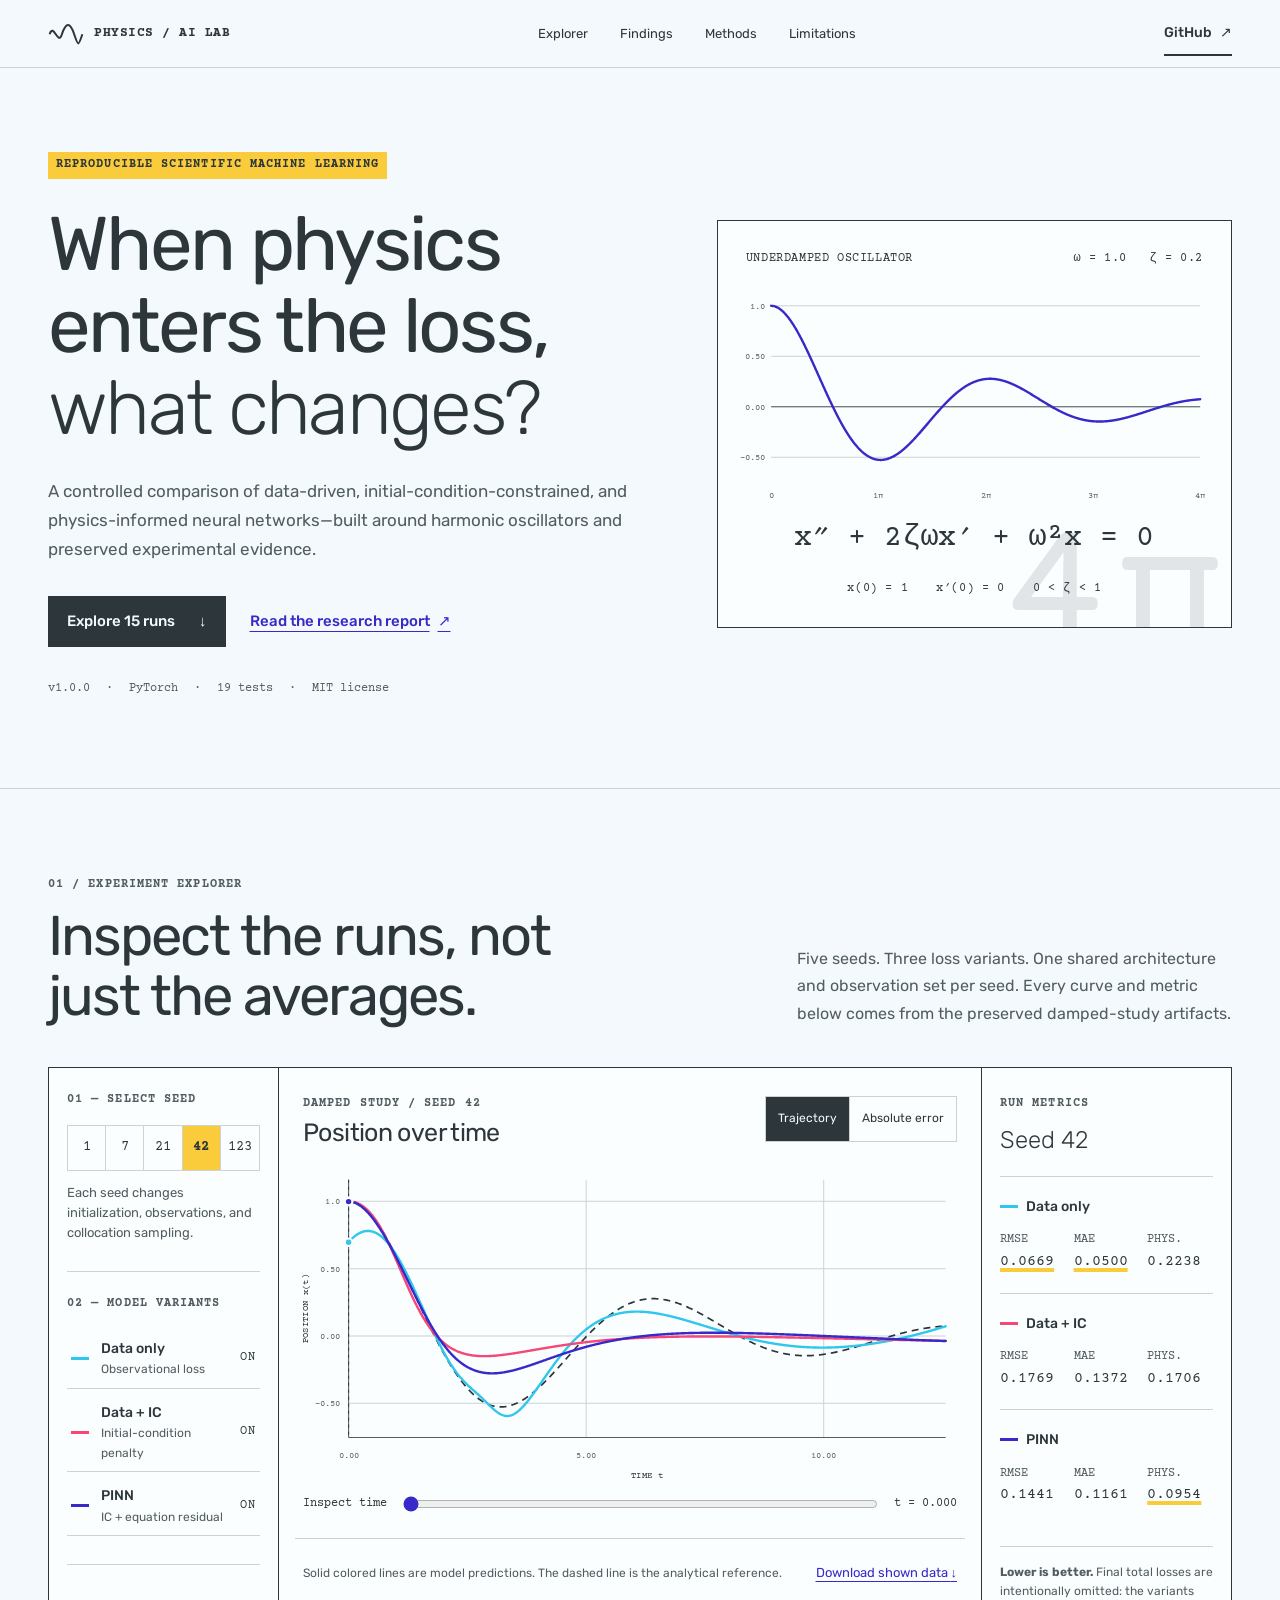
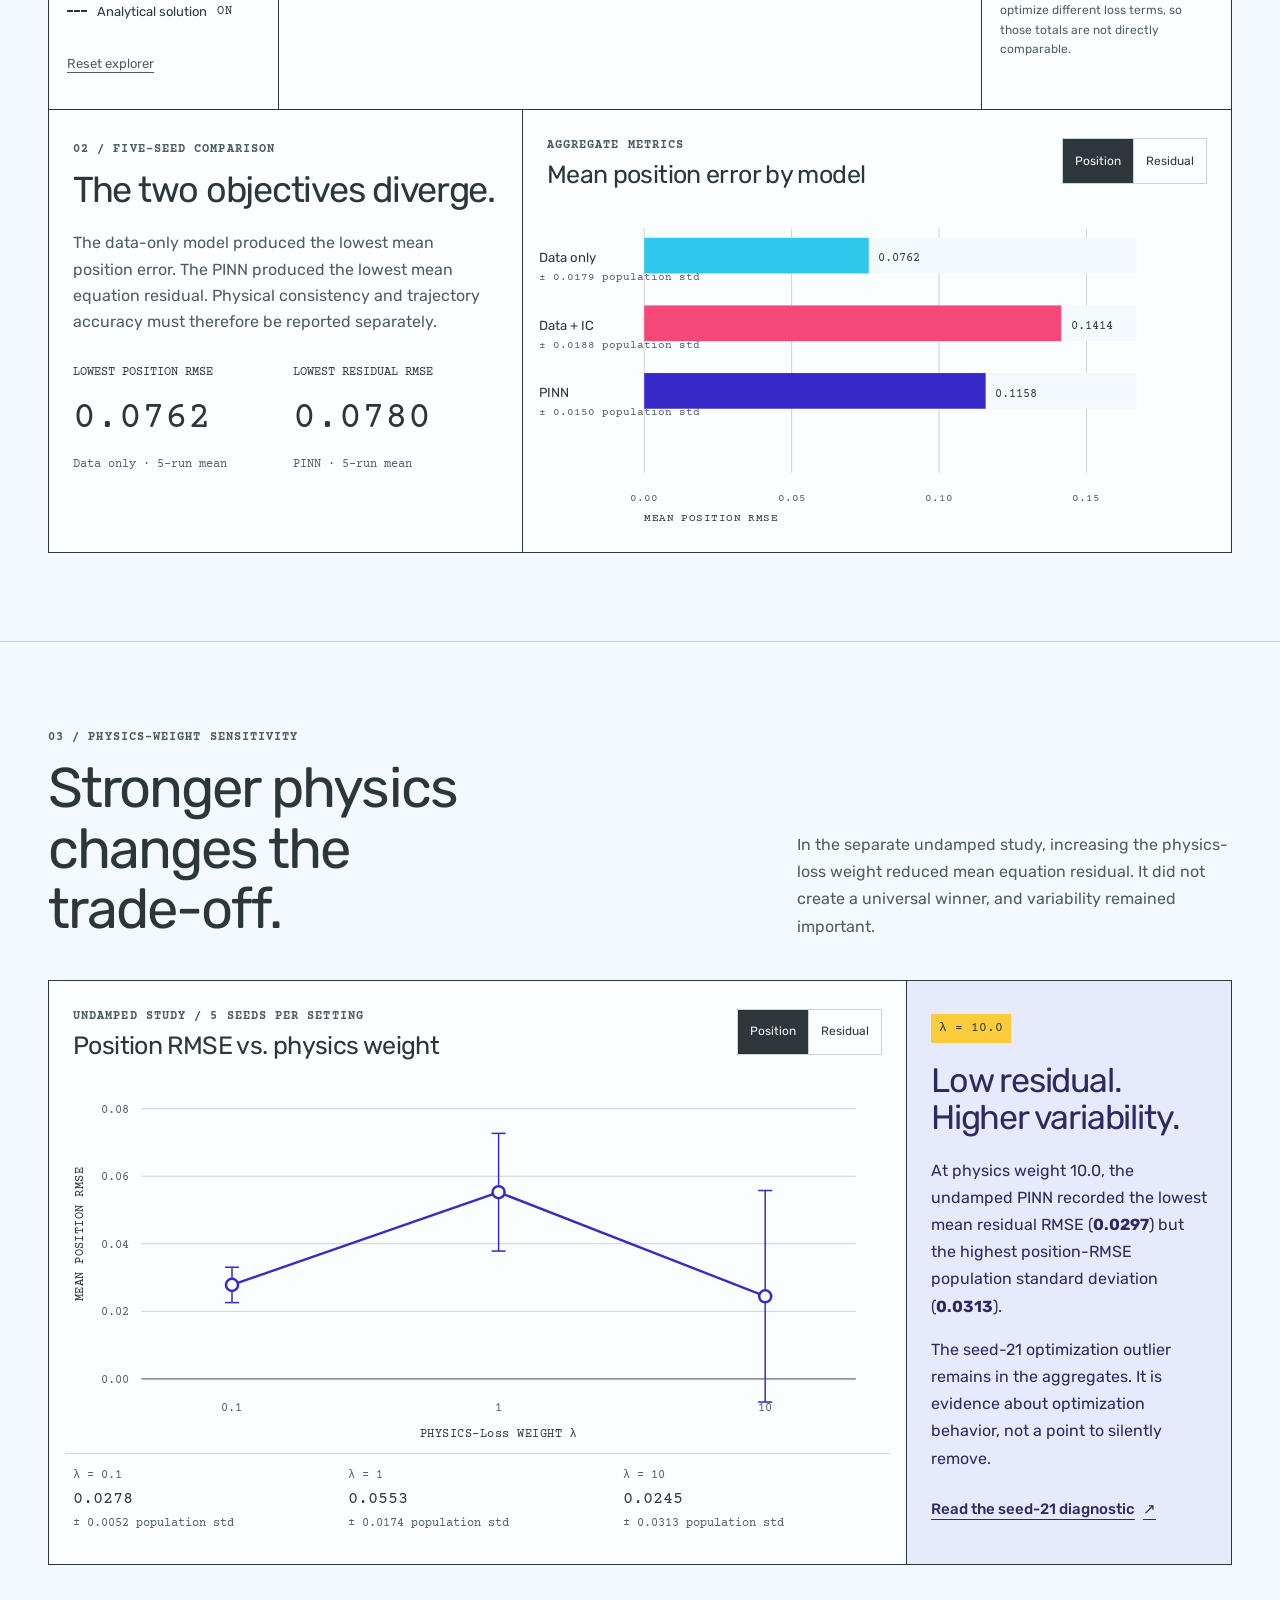
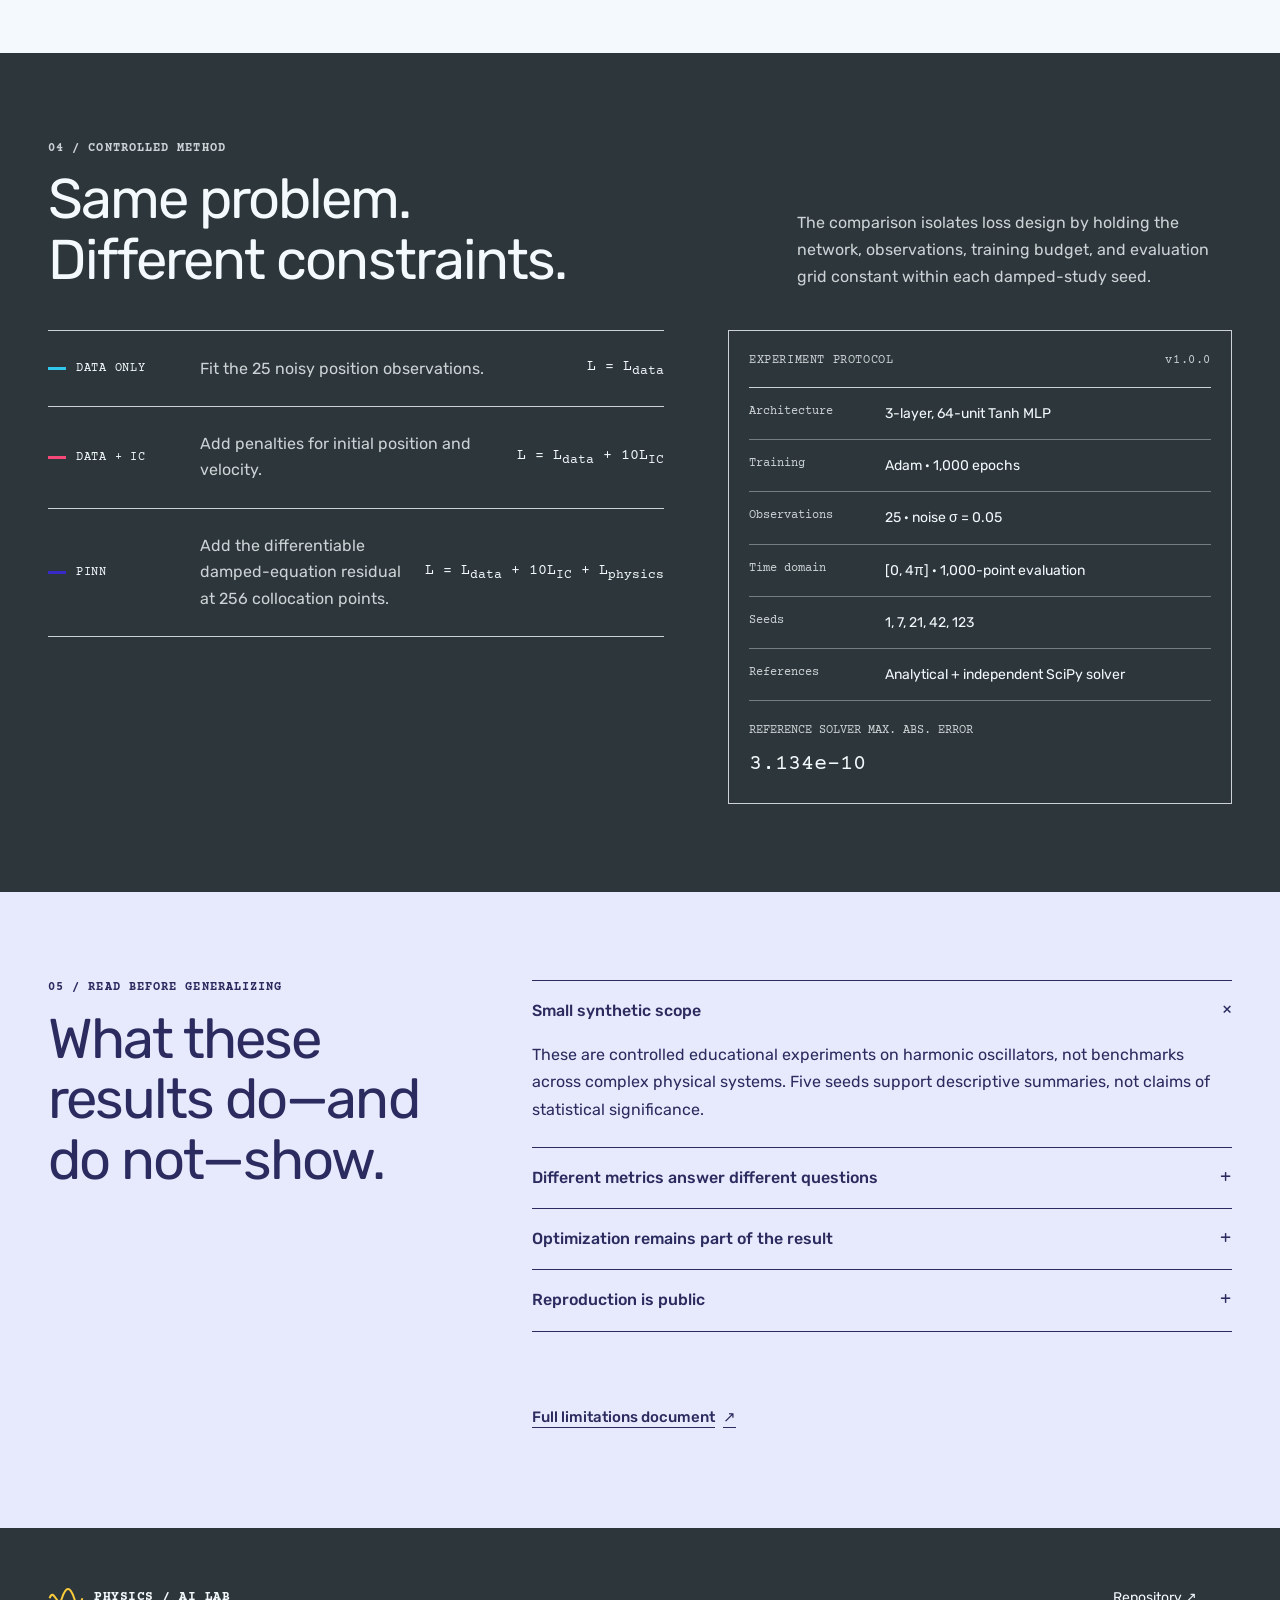
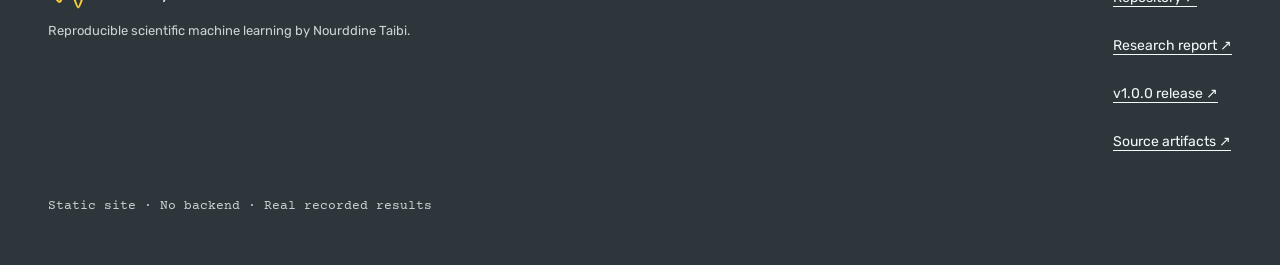
<file: docs/index.html>
<!doctype html>
<html lang="en">
<head>
  <meta charset="utf-8">
  <meta name="viewport" content="width=device-width, initial-scale=1">
  <meta name="theme-color" content="#f5f9fb">
  <meta name="description" content="Explore 15 real physics-informed neural network runs: trajectory predictions, position error, equation residuals, and physics-weight sensitivity.">
  <title>Physics-Informed AI Lab — Experiment Explorer</title>
  <link rel="icon" href="data:image/svg+xml,%3Csvg xmlns='http://www.w3.org/2000/svg' viewBox='0 0 64 64'%3E%3Crect width='64' height='64' rx='12' fill='%23363e40'/%3E%3Cpath d='M8 34c8-28 16 28 24 0s16 28 24 0' fill='none' stroke='%23ffca34' stroke-width='5'/%3E%3C/svg%3E">
  <link rel="preconnect" href="https://fonts.googleapis.com">
  <link rel="preconnect" href="https://fonts.gstatic.com" crossorigin>
  <link href="https://fonts.googleapis.com/css2?family=Courier+Prime:wght@400;700&family=Rubik:wght@300;400;500;600;700&display=swap" rel="stylesheet">
  <link rel="stylesheet" href="./styles.css">
</head>
<body>
  <a class="skip-link" href="#main-content">Skip to content</a>

  <header class="site-header">
    <a class="brand" href="#top" aria-label="Physics-Informed AI Lab, back to top">
      <svg class="brand-mark" viewBox="0 0 44 28" aria-hidden="true">
        <path d="M2 15C7 0 12 30 17 15S27 0 32 15 37 30 42 15" fill="none" stroke="currentColor" stroke-width="2.5"/>
      </svg>
      <span>PHYSICS / AI LAB</span>
    </a>
    <nav class="main-nav" aria-label="Main navigation">
      <a href="#explorer">Explorer</a>
      <a href="#findings">Findings</a>
      <a href="#methods">Methods</a>
      <a href="#limitations">Limitations</a>
    </nav>
    <a class="repo-link" href="https://github.com/Taibi1234/physics-informed-ai-lab" target="_blank" rel="noopener noreferrer">
      GitHub <span aria-hidden="true">↗</span>
    </a>
  </header>

  <main id="main-content">
    <section class="hero" id="top" aria-labelledby="hero-title">
      <div class="hero-copy">
        <p class="eyebrow">REPRODUCIBLE SCIENTIFIC MACHINE LEARNING</p>
        <h1 id="hero-title">When physics enters the loss, <em>what changes?</em></h1>
        <p class="hero-intro">A controlled comparison of data-driven, initial-condition-constrained, and physics-informed neural networks—built around harmonic oscillators and preserved experimental evidence.</p>
        <div class="hero-actions">
          <a class="primary-action" href="#explorer">Explore 15 runs <span aria-hidden="true">↓</span></a>
          <a class="text-link" href="https://github.com/Taibi1234/physics-informed-ai-lab/blob/main/reports/final_research_report.md" target="_blank" rel="noopener noreferrer">Read the research report <span aria-hidden="true">↗</span></a>
        </div>
        <p class="version-line"><span>v1.0.0</span><span>PyTorch</span><span>19 tests</span><span>MIT license</span></p>
      </div>
      <div class="hero-figure" aria-label="Analytical solution of the underdamped harmonic oscillator">
        <span class="hero-watermark" aria-hidden="true">4π</span>
        <div class="hero-figure-head">
          <span>UNDERDAMPED OSCILLATOR</span>
          <span>ω = 1.0&nbsp;&nbsp; ζ = 0.2</span>
        </div>
        <div id="hero-chart" class="hero-chart">
          <div class="chart-loading">Loading recorded reference…</div>
        </div>
        <p class="equation">x″ + 2ζωx′ + ω²x = 0</p>
        <div class="hero-figure-foot"><span>x(0) = 1</span><span>x′(0) = 0</span><span>0 &lt; ζ &lt; 1</span></div>
      </div>
    </section>

    <section class="explorer-section" id="explorer" aria-labelledby="explorer-title">
      <div class="section-heading explorer-heading">
        <div>
          <p class="section-index">01 / EXPERIMENT EXPLORER</p>
          <h2 id="explorer-title">Inspect the runs, not just the averages.</h2>
        </div>
        <p>Five seeds. Three loss variants. One shared architecture and observation set per seed. Every curve and metric below comes from the preserved damped-study artifacts.</p>
      </div>

      <div class="data-message" id="data-loading" role="status">
        <span class="loading-dot" aria-hidden="true"></span> Loading validated experiment data…
      </div>
      <div class="data-message data-error" id="data-error" role="alert" hidden>
        <div><strong>Experiment data could not be loaded.</strong><br>Serve the site over HTTP rather than opening the HTML file directly, then try again.</div>
        <button id="retry-data" type="button">Retry</button>
      </div>

      <div class="explorer-shell" id="explorer-shell" hidden>
        <div class="explorer-grid">
          <aside class="control-panel" aria-label="Experiment controls">
            <div class="control-group">
              <div class="control-label">01 — SELECT SEED</div>
              <div class="seed-controls" id="seed-controls" aria-label="Random seed"></div>
              <p class="control-help">Each seed changes initialization, observations, and collocation sampling.</p>
            </div>
            <div class="control-group">
              <div class="control-label">02 — MODEL VARIANTS</div>
              <div class="model-controls" id="model-controls">
                <button class="model-toggle" type="button" data-mode="data_only" aria-pressed="true">
                  <span class="series-key series-data"></span><span><strong>Data only</strong><small>Observational loss</small></span><span class="toggle-state">ON</span>
                </button>
                <button class="model-toggle" type="button" data-mode="data_ic" aria-pressed="true">
                  <span class="series-key series-ic"></span><span><strong>Data + IC</strong><small>Initial-condition penalty</small></span><span class="toggle-state">ON</span>
                </button>
                <button class="model-toggle" type="button" data-mode="pinn" aria-pressed="true">
                  <span class="series-key series-pinn"></span><span><strong>PINN</strong><small>IC + equation residual</small></span><span class="toggle-state">ON</span>
                </button>
              </div>
            </div>
            <div class="control-group compact-controls">
              <button class="small-toggle" id="exact-toggle" type="button" aria-pressed="true"><span class="reference-key"></span>Analytical solution<span class="toggle-state">ON</span></button>
              <button class="reset-button" id="reset-explorer" type="button">Reset explorer</button>
            </div>
          </aside>

          <div class="chart-panel">
            <div class="chart-toolbar">
              <div>
                <p class="chart-kicker" id="run-label">DAMPED STUDY / SEED 42</p>
                <h3 id="trajectory-title">Position over time</h3>
              </div>
              <div class="segmented-control" aria-label="Chart view">
                <button type="button" id="view-trajectory" aria-pressed="true">Trajectory</button>
                <button type="button" id="view-error" aria-pressed="false">Absolute error</button>
              </div>
            </div>
            <div class="chart-wrap" id="trajectory-wrap">
              <svg id="trajectory-chart" class="data-chart" viewBox="0 0 900 430" role="img" aria-labelledby="trajectory-title trajectory-desc"></svg>
              <p class="sr-only" id="trajectory-desc">Predicted model trajectories compared with the analytical position solution. Use the time slider to inspect values.</p>
              <div class="chart-tooltip" id="trajectory-tooltip" hidden></div>
            </div>
            <div class="time-inspector">
              <label for="time-scrubber">Inspect time</label>
              <input id="time-scrubber" type="range" min="0" max="999" value="0" step="1">
              <output id="time-output" for="time-scrubber">t = 0.000</output>
            </div>
            <div class="chart-footer">
              <p id="chart-caption">Solid colored lines are model predictions. The dashed line is the analytical reference.</p>
              <button class="download-button" id="download-run" type="button">Download shown data <span aria-hidden="true">↓</span></button>
            </div>
          </div>

          <aside class="metric-panel" aria-labelledby="metric-title">
            <div class="control-label" id="metric-title">RUN METRICS</div>
            <p class="metric-seed" id="metric-seed">Seed 42</p>
            <div id="run-metrics"></div>
            <div class="metric-note"><strong>Lower is better.</strong> Final total losses are intentionally omitted: the variants optimize different loss terms, so those totals are not directly comparable.</div>
          </aside>
        </div>

        <div class="aggregate-block" id="findings">
          <div class="aggregate-copy">
            <p class="section-index">02 / FIVE-SEED COMPARISON</p>
            <h3>The two objectives diverge.</h3>
            <p>The data-only model produced the lowest mean position error. The PINN produced the lowest mean equation residual. Physical consistency and trajectory accuracy must therefore be reported separately.</p>
            <div class="finding-pair">
              <div><span>LOWEST POSITION RMSE</span><strong id="best-position-value">—</strong><small>Data only · 5-run mean</small></div>
              <div><span>LOWEST RESIDUAL RMSE</span><strong id="best-residual-value">—</strong><small>PINN · 5-run mean</small></div>
            </div>
          </div>
          <div class="aggregate-visual">
            <div class="chart-toolbar">
              <div><p class="chart-kicker">AGGREGATE METRICS</p><h3 id="aggregate-title">Mean error by model</h3></div>
              <div class="segmented-control" aria-label="Aggregate metric">
                <button type="button" id="aggregate-position" aria-pressed="true">Position</button>
                <button type="button" id="aggregate-residual" aria-pressed="false">Residual</button>
              </div>
            </div>
            <svg id="aggregate-chart" class="data-chart aggregate-chart" viewBox="0 0 720 340" role="img" aria-labelledby="aggregate-title aggregate-desc"></svg>
            <p class="sr-only" id="aggregate-desc">Horizontal bars compare five-run mean position or physics-residual RMSE for the three model variants.</p>
            <div id="aggregate-table" class="sr-only"></div>
          </div>
        </div>
      </div>
      <noscript><p class="data-message data-error">JavaScript is required for the interactive explorer. The full numerical results remain available in the repository report.</p></noscript>
    </section>

    <section class="weight-section" aria-labelledby="weight-title">
      <div class="section-heading">
        <div><p class="section-index">03 / PHYSICS-WEIGHT SENSITIVITY</p><h2 id="weight-title">Stronger physics changes the trade-off.</h2></div>
        <p>In the separate undamped study, increasing the physics-loss weight reduced mean equation residual. It did not create a universal winner, and variability remained important.</p>
      </div>
      <div class="weight-grid" id="weight-grid" hidden>
        <div class="weight-chart-panel">
          <div class="chart-toolbar">
            <div><p class="chart-kicker">UNDAMPED STUDY / 5 SEEDS PER SETTING</p><h3 id="weight-chart-title">Position RMSE vs. physics weight</h3></div>
            <div class="segmented-control" aria-label="Weight-study metric">
              <button type="button" id="weight-position" aria-pressed="true">Position</button>
              <button type="button" id="weight-residual" aria-pressed="false">Residual</button>
            </div>
          </div>
          <svg id="weight-chart" class="data-chart" viewBox="0 0 820 380" role="img" aria-labelledby="weight-chart-title weight-desc"></svg>
          <p class="sr-only" id="weight-desc">Line chart with population-standard-deviation error bars for three physics weights in the undamped PINN study.</p>
          <div class="weight-values" id="weight-values"></div>
        </div>
        <aside class="weight-note">
          <span class="note-number">λ = 10.0</span>
          <h3>Low residual.<br>Higher variability.</h3>
          <p>At physics weight 10.0, the undamped PINN recorded the lowest mean residual RMSE (<strong id="weight-ten-residual">—</strong>) but the highest position-RMSE population standard deviation (<strong id="weight-ten-std">—</strong>).</p>
          <p>The seed-21 optimization outlier remains in the aggregates. It is evidence about optimization behavior, not a point to silently remove.</p>
          <a class="text-link" href="https://github.com/Taibi1234/physics-informed-ai-lab/blob/main/reports/diagnostics/seed21_analysis.md" target="_blank" rel="noopener noreferrer">Read the seed-21 diagnostic <span aria-hidden="true">↗</span></a>
        </aside>
      </div>
    </section>

    <section class="methods-section" id="methods" aria-labelledby="methods-title">
      <div class="section-heading">
        <div><p class="section-index">04 / CONTROLLED METHOD</p><h2 id="methods-title">Same problem. Different constraints.</h2></div>
        <p>The comparison isolates loss design by holding the network, observations, training budget, and evaluation grid constant within each damped-study seed.</p>
      </div>
      <div class="method-layout">
        <div class="loss-list">
          <article class="loss-row"><span class="loss-name"><i class="series-key series-data"></i>DATA ONLY</span><p>Fit the 25 noisy position observations.</p><code>L = L<sub>data</sub></code></article>
          <article class="loss-row"><span class="loss-name"><i class="series-key series-ic"></i>DATA + IC</span><p>Add penalties for initial position and velocity.</p><code>L = L<sub>data</sub> + 10L<sub>IC</sub></code></article>
          <article class="loss-row"><span class="loss-name"><i class="series-key series-pinn"></i>PINN</span><p>Add the differentiable damped-equation residual at 256 collocation points.</p><code>L = L<sub>data</sub> + 10L<sub>IC</sub> + L<sub>physics</sub></code></article>
        </div>
        <div class="protocol">
          <div class="protocol-head"><span>EXPERIMENT PROTOCOL</span><span>v1.0.0</span></div>
          <dl>
            <div><dt>Architecture</dt><dd>3-layer, 64-unit Tanh MLP</dd></div>
            <div><dt>Training</dt><dd>Adam · 1,000 epochs</dd></div>
            <div><dt>Observations</dt><dd>25 · noise σ = 0.05</dd></div>
            <div><dt>Time domain</dt><dd>[0, 4π] · 1,000-point evaluation</dd></div>
            <div><dt>Seeds</dt><dd>1, 7, 21, 42, 123</dd></div>
            <div><dt>References</dt><dd>Analytical + independent SciPy solver</dd></div>
          </dl>
          <div class="solver-check"><span>REFERENCE SOLVER MAX. ABS. ERROR</span><strong id="solver-error">—</strong></div>
        </div>
      </div>
    </section>

    <section class="limitations-section" id="limitations" aria-labelledby="limitations-title">
      <div class="limitations-title-wrap"><p class="section-index">05 / READ BEFORE GENERALIZING</p><h2 id="limitations-title">What these results do—and do not—show.</h2></div>
      <div class="limitations-list">
        <details open><summary>Small synthetic scope <span aria-hidden="true">+</span></summary><p>These are controlled educational experiments on harmonic oscillators, not benchmarks across complex physical systems. Five seeds support descriptive summaries, not claims of statistical significance.</p></details>
        <details><summary>Different metrics answer different questions <span aria-hidden="true">+</span></summary><p>Position RMSE measures trajectory accuracy against the reference. Physics-residual RMSE measures equation satisfaction. A model can improve one without improving the other.</p></details>
        <details><summary>Optimization remains part of the result <span aria-hidden="true">+</span></summary><p>The fixed architecture and Adam configuration do not represent every possible training strategy. Outliers and population standard deviations are preserved to make run-to-run variability visible.</p></details>
        <details><summary>Reproduction is public <span aria-hidden="true">+</span></summary><p>Raw metrics, dense predictions, configurations, mathematical verification, and training scripts are preserved in the repository. The website is a view of those artifacts, not an independent result source.</p></details>
      </div>
      <a class="text-link limitation-link" href="https://github.com/Taibi1234/physics-informed-ai-lab/blob/main/reports/limitations.md" target="_blank" rel="noopener noreferrer">Full limitations document <span aria-hidden="true">↗</span></a>
    </section>
  </main>

  <footer class="site-footer">
    <div><a class="brand footer-brand" href="#top"><svg class="brand-mark" viewBox="0 0 44 28" aria-hidden="true"><path d="M2 15C7 0 12 30 17 15S27 0 32 15 37 30 42 15" fill="none" stroke="currentColor" stroke-width="2.5"/></svg><span>PHYSICS / AI LAB</span></a><p>Reproducible scientific machine learning by Nourddine Taibi.</p></div>
    <div class="footer-links"><a href="https://github.com/Taibi1234/physics-informed-ai-lab" target="_blank" rel="noopener noreferrer">Repository ↗</a><a href="https://github.com/Taibi1234/physics-informed-ai-lab/blob/main/reports/final_research_report.md" target="_blank" rel="noopener noreferrer">Research report ↗</a><a href="https://github.com/Taibi1234/physics-informed-ai-lab/releases/tag/v1.0.0" target="_blank" rel="noopener noreferrer">v1.0.0 release ↗</a><a href="https://github.com/Taibi1234/physics-informed-ai-lab/tree/main/reports/advanced_damped_oscillator" target="_blank" rel="noopener noreferrer">Source artifacts ↗</a></div>
    <p class="footer-note">Static site · No backend · Real recorded results</p>
  </footer>

  <script type="module" src="./src/main.js"></script>
</body>
</html>
</file>
<file: docs/styles.css>
:root {
  /* Primitive palette */
  --p-paper: oklch(0.978 0.007 230);
  --p-white: oklch(0.995 0.003 230);
  --p-ink: oklch(0.33 0.015 220);
  --p-ink-soft: oklch(0.47 0.015 220);
  --p-grid: oklch(0.86 0.008 230);
  --p-gold: oklch(0.86 0.16 90);
  --p-cyan: oklch(0.77 0.13 220);
  --p-pink: oklch(0.66 0.21 8);
  --p-blue: oklch(0.43 0.23 275);
  --p-lavender: oklch(0.94 0.025 280);
  --p-deep-blue: oklch(0.32 0.09 280);
  --p-error: oklch(0.52 0.19 25);

  /* Semantic tokens */
  --surface: var(--p-paper);
  --surface-raised: var(--p-white);
  --text: var(--p-ink);
  --text-muted: var(--p-ink-soft);
  --line: var(--p-grid);
  --accent: var(--p-gold);
  --data-only: var(--p-cyan);
  --data-ic: var(--p-pink);
  --pinn: var(--p-blue);
  --error: var(--p-error);

  /* Component tokens */
  --font-sans: "Rubik", sans-serif;
  --font-mono: "Courier Prime", monospace;
  --focus-ring: 0 0 0 3px var(--p-paper), 0 0 0 5px var(--p-blue);
  --page-pad: 20px;
  --content-max: 1500px;
}

* { box-sizing: border-box; margin: 0; padding: 0; }
html { scroll-behavior: smooth; scroll-padding-top: 80px; }
body {
  min-height: 100dvh;
  background: var(--surface);
  color: var(--text);
  font-family: var(--font-sans);
  font-size: 16px;
  line-height: 1.65;
  -webkit-font-smoothing: antialiased;
  overflow-x: hidden;
}
button, input { font: inherit; }
button, a { -webkit-tap-highlight-color: transparent; }
button { color: inherit; cursor: pointer; }
a { color: inherit; text-decoration: none; }
svg { display: block; }
button:disabled, input:disabled { cursor: not-allowed; opacity: 0.5; }
:focus-visible { outline: none; box-shadow: var(--focus-ring); }
::selection { background: var(--accent); color: var(--text); }
[hidden] { display: none !important; }

.skip-link {
  position: fixed;
  top: 8px;
  left: 8px;
  z-index: 20;
  padding: 10px 16px;
  background: var(--text);
  color: var(--surface);
  transform: translateY(-150%);
  transition: transform 160ms ease-out;
}
.skip-link:focus { transform: translateY(0); }
.sr-only {
  position: absolute;
  width: 1px;
  height: 1px;
  padding: 0;
  margin: -1px;
  overflow: hidden;
  clip: rect(0, 0, 0, 0);
  white-space: nowrap;
  border: 0;
}

.site-header {
  position: sticky;
  top: 0;
  z-index: 10;
  min-height: 64px;
  display: flex;
  align-items: center;
  justify-content: space-between;
  gap: 16px;
  padding: 8px var(--page-pad);
  background: color-mix(in oklch, var(--surface) 94%, transparent);
  border-bottom: 1px solid var(--line);
  backdrop-filter: blur(10px);
}
.brand { display: inline-flex; align-items: center; gap: 10px; min-height: 44px; }
.brand-mark { width: 36px; color: var(--text); flex: 0 0 auto; }
.brand span { font-family: var(--font-mono); font-weight: 700; font-size: 13px; letter-spacing: 0.04em; }
.main-nav { display: none; }
.repo-link {
  min-height: 44px;
  display: inline-flex;
  align-items: center;
  gap: 8px;
  padding: 8px 0;
  font-size: 14px;
  font-weight: 500;
  border-bottom: 2px solid var(--text);
  transition: color 160ms ease-out, border-color 160ms ease-out;
}
.repo-link:hover { color: var(--p-blue); border-color: var(--p-blue); }

.hero {
  max-width: var(--content-max);
  margin: 0 auto;
  padding: 56px var(--page-pad) 64px;
  display: grid;
  gap: 48px;
  align-items: center;
}
.eyebrow, .section-index, .control-label, .chart-kicker {
  font-family: var(--font-mono);
  font-size: 12px;
  line-height: 1.4;
  letter-spacing: 0.09em;
  font-weight: 700;
}
.eyebrow { display: inline-block; padding: 5px 8px; background: var(--accent); margin-bottom: 24px; }
h1, h2, h3 { font-weight: 400; line-height: 1.08; letter-spacing: -0.035em; text-wrap: balance; }
h1 { font-size: clamp(42px, 11vw, 76px); max-width: 11ch; }
h1 em { font-style: normal; font-weight: 300; }
.hero-intro { max-width: 62ch; margin-top: 28px; color: var(--text-muted); font-size: 17px; line-height: 1.7; }
.hero-actions { display: flex; flex-direction: column; align-items: flex-start; gap: 16px; margin-top: 32px; }
.primary-action {
  min-height: 48px;
  display: inline-flex;
  align-items: center;
  justify-content: center;
  gap: 24px;
  padding: 12px 18px;
  background: var(--text);
  color: var(--surface);
  border: 1px solid var(--text);
  font-size: 15px;
  font-weight: 500;
  transition: transform 160ms ease-out, background 160ms ease-out;
}
.primary-action:hover { transform: translateY(-2px); background: var(--p-deep-blue); }
.primary-action:active { transform: translateY(0); }
.text-link {
  min-height: 44px;
  display: inline-flex;
  align-items: center;
  gap: 8px;
  color: var(--p-blue);
  font-size: 15px;
  font-weight: 500;
  text-decoration: underline;
  text-decoration-thickness: 1px;
  text-underline-offset: 5px;
  transition: color 160ms ease-out;
}
.text-link:hover { color: var(--text); }
.version-line { display: flex; flex-wrap: wrap; gap: 8px 16px; margin-top: 32px; font-family: var(--font-mono); font-size: 12px; color: var(--text-muted); }
.version-line span + span::before { content: "·"; margin-right: 16px; }

.hero-figure {
  position: relative;
  min-width: 0;
  padding: 20px;
  background: var(--surface-raised);
  border: 1px solid var(--text);
  overflow: hidden;
}
.hero-watermark {
  position: absolute;
  right: 4px;
  bottom: -70px;
  font-family: var(--font-mono);
  font-size: 190px;
  line-height: 1;
  color: var(--p-grid);
  opacity: 0.55;
  pointer-events: none;
}
.hero-figure-head, .hero-figure-foot, .protocol-head {
  position: relative;
  display: flex;
  flex-wrap: wrap;
  justify-content: space-between;
  gap: 8px 16px;
  font-family: var(--font-mono);
  font-size: 12px;
  letter-spacing: 0.05em;
}
.hero-chart { position: relative; min-height: 220px; margin: 16px -8px 0; }
.hero-chart svg { width: 100%; height: auto; }
.chart-loading { display: grid; place-items: center; min-height: 220px; color: var(--text-muted); font-family: var(--font-mono); font-size: 13px; }
.equation { position: relative; margin: 8px 0 16px; font-family: var(--font-mono); font-size: clamp(20px, 5vw, 30px); text-align: center; }
.hero-figure-foot { justify-content: center; gap: 12px 28px; }

.explorer-section, .weight-section, .methods-section, .limitations-section { padding: 64px var(--page-pad); }
.explorer-section { border-top: 1px solid var(--line); }
.section-heading { max-width: var(--content-max); margin: 0 auto 40px; display: grid; gap: 24px; }
.section-index { margin-bottom: 12px; color: var(--text-muted); }
.section-heading h2, .limitations-title-wrap h2 { font-size: clamp(34px, 7vw, 56px); max-width: 15ch; }
.section-heading > p { max-width: 65ch; color: var(--text-muted); line-height: 1.7; }
.data-message {
  max-width: var(--content-max);
  margin: 0 auto;
  min-height: 80px;
  padding: 24px;
  border: 1px solid var(--line);
  background: var(--surface-raised);
  font-family: var(--font-mono);
  font-size: 14px;
}
.loading-dot { display: inline-block; width: 8px; height: 8px; margin-right: 8px; border-radius: 50%; background: var(--accent); animation: loading-pulse 1s ease-in-out infinite alternate; }
@keyframes loading-pulse { from { opacity: 0.35; } to { opacity: 1; } }
.data-error { display: flex; align-items: center; justify-content: space-between; gap: 20px; border-color: var(--error); font-family: var(--font-sans); }
.data-error button { min-height: 44px; padding: 8px 20px; background: var(--text); color: var(--surface); border: 0; }
.explorer-shell { max-width: var(--content-max); margin: 0 auto; }
.explorer-grid { border: 1px solid var(--text); background: var(--surface-raised); }
.control-panel, .metric-panel { padding: 24px 20px; }
.control-panel { border-bottom: 1px solid var(--text); }
.control-group + .control-group { margin-top: 28px; padding-top: 24px; border-top: 1px solid var(--line); }
.control-label { color: var(--text-muted); margin-bottom: 16px; }
.seed-controls { display: grid; grid-template-columns: repeat(5, minmax(0, 1fr)); border: 1px solid var(--line); }
.seed-button {
  min-width: 0;
  min-height: 44px;
  padding: 8px 4px;
  border: 0;
  border-right: 1px solid var(--line);
  background: transparent;
  font-family: var(--font-mono);
  font-size: 14px;
  transition: background 160ms ease-out, color 160ms ease-out;
}
.seed-button:last-child { border-right: 0; }
.seed-button:hover { background: var(--p-lavender); }
.seed-button[aria-pressed="true"] { background: var(--accent); font-weight: 700; }
.control-help { margin-top: 12px; color: var(--text-muted); font-size: 13px; line-height: 1.55; }
.model-controls { display: grid; gap: 4px; }
.model-toggle {
  display: grid;
  grid-template-columns: 18px minmax(0, 1fr) auto;
  align-items: center;
  gap: 12px;
  min-height: 60px;
  padding: 8px 4px;
  border: 0;
  border-bottom: 1px solid var(--line);
  background: transparent;
  text-align: left;
  transition: opacity 160ms ease-out, background 160ms ease-out;
}
.model-toggle:hover { background: var(--surface); }
.model-toggle[aria-pressed="false"] { opacity: 0.42; }
.model-toggle strong { display: block; font-size: 14px; font-weight: 500; }
.model-toggle small { display: block; color: var(--text-muted); font-size: 12px; }
.series-key { display: inline-block; width: 18px; height: 3px; flex: 0 0 auto; }
.series-data { background: var(--data-only); }
.series-ic { background: var(--data-ic); }
.series-pinn { background: var(--pinn); }
.toggle-state { font-family: var(--font-mono); font-size: 12px; letter-spacing: 0.08em; }
.compact-controls { display: grid; gap: 8px; }
.small-toggle, .reset-button, .download-button {
  min-height: 44px;
  border: 0;
  background: transparent;
  font-size: 13px;
}
.small-toggle { display: flex; align-items: center; gap: 10px; text-align: left; }
.small-toggle .toggle-state { margin-left: auto; }
.small-toggle[aria-pressed="false"] { opacity: 0.5; }
.reference-key { width: 20px; border-top: 2px dashed var(--text); }
.reset-button { text-align: left; text-decoration: underline; text-underline-offset: 4px; color: var(--text-muted); }
.reset-button:hover { color: var(--text); }

.chart-panel { min-width: 0; padding: 24px 12px 16px; }
.chart-toolbar { display: flex; flex-direction: column; gap: 16px; padding: 0 8px; }
.chart-kicker { color: var(--text-muted); margin-bottom: 6px; }
.chart-toolbar h3 { font-size: 25px; letter-spacing: -0.025em; }
.segmented-control { display: inline-flex; align-self: flex-start; border: 1px solid var(--line); }
.segmented-control button {
  min-height: 44px;
  padding: 8px 12px;
  border: 0;
  border-right: 1px solid var(--line);
  background: transparent;
  font-size: 12px;
  transition: background 160ms ease-out;
}
.segmented-control button:last-child { border-right: 0; }
.segmented-control button:hover { background: var(--p-lavender); }
.segmented-control button[aria-pressed="true"] { background: var(--text); color: var(--surface); }
.chart-wrap { position: relative; margin-top: 16px; }
.data-chart { width: 100%; height: auto; overflow: visible; touch-action: pan-y; }
.chart-grid { stroke: var(--line); stroke-width: 1; vector-effect: non-scaling-stroke; }
.chart-axis { stroke: var(--text-muted); stroke-width: 1; vector-effect: non-scaling-stroke; }
.chart-tick, .chart-axis-label { font-family: var(--font-mono); fill: var(--text-muted); font-size: 12px; }
.chart-axis-title { font-family: var(--font-mono); fill: var(--text); font-size: 12px; letter-spacing: 0.04em; }
.series-line { fill: none; stroke-width: 2.4; stroke-linejoin: round; stroke-linecap: round; vector-effect: non-scaling-stroke; transition: opacity 160ms ease-out; }
.reference-line { fill: none; stroke: var(--text); stroke-width: 1.7; stroke-dasharray: 7 5; vector-effect: non-scaling-stroke; }
.inspection-line { stroke: var(--text); stroke-width: 1; stroke-dasharray: 3 4; vector-effect: non-scaling-stroke; pointer-events: none; }
.inspection-point { stroke: var(--surface-raised); stroke-width: 2; vector-effect: non-scaling-stroke; pointer-events: none; }
.chart-tooltip {
  position: absolute;
  z-index: 3;
  top: 12px;
  left: 12px;
  max-width: min(250px, calc(100% - 24px));
  padding: 10px 12px;
  background: var(--text);
  color: var(--surface);
  font-family: var(--font-mono);
  font-size: 12px;
  line-height: 1.6;
  pointer-events: none;
  box-shadow: 4px 6px 0 color-mix(in oklch, var(--text) 15%, transparent);
}
.tooltip-row { display: flex; justify-content: space-between; gap: 16px; }
.tooltip-swatch { display: inline-block; width: 8px; height: 8px; margin-right: 6px; }
.time-inspector { display: grid; grid-template-columns: auto minmax(0, 1fr); gap: 8px 16px; align-items: center; padding: 0 8px; }
.time-inspector label, .time-inspector output { font-family: var(--font-mono); font-size: 12px; }
.time-inspector output { text-align: right; grid-column: 2; }
input[type="range"] { width: 100%; min-height: 44px; accent-color: var(--p-blue); cursor: pointer; }
.chart-footer { display: flex; flex-direction: column; gap: 8px; margin-top: 12px; padding: 12px 8px 0; border-top: 1px solid var(--line); }
.chart-footer p { color: var(--text-muted); font-size: 12px; line-height: 1.5; }
.download-button { align-self: flex-start; padding: 8px 0; color: var(--p-blue); text-decoration: underline; text-underline-offset: 4px; }
.download-button:hover { color: var(--text); }
.metric-panel { border-top: 1px solid var(--text); }
.metric-seed { margin: -8px 0 16px; font-size: 24px; font-weight: 300; }
.run-metric { padding: 16px 0; border-top: 1px solid var(--line); }
.run-metric-head { display: flex; align-items: center; gap: 8px; margin-bottom: 12px; font-size: 14px; font-weight: 500; }
.metric-values { display: grid; grid-template-columns: repeat(3, minmax(0, 1fr)); gap: 8px; }
.metric-values div { min-width: 0; }
.metric-values span { display: block; font-family: var(--font-mono); font-size: 12px; color: var(--text-muted); }
.metric-values strong { display: block; font-family: var(--font-mono); font-size: 15px; font-weight: 400; font-variant-numeric: tabular-nums; }
.metric-values .best-value { text-decoration: underline; text-decoration-color: var(--accent); text-decoration-thickness: 4px; text-underline-offset: 3px; }
.metric-note { margin-top: 16px; padding-top: 16px; border-top: 1px solid var(--line); color: var(--text-muted); font-size: 12px; line-height: 1.6; }

.aggregate-block { display: grid; border: 1px solid var(--text); border-top: 0; background: var(--surface-raised); }
.aggregate-copy { padding: 32px 24px; }
.aggregate-copy h3 { font-size: 36px; margin-bottom: 20px; }
.aggregate-copy > p:not(.section-index) { color: var(--text-muted); max-width: 56ch; }
.finding-pair { display: grid; grid-template-columns: repeat(2, minmax(0, 1fr)); gap: 16px; margin-top: 28px; }
.finding-pair div { min-width: 0; }
.finding-pair span, .finding-pair small { display: block; font-family: var(--font-mono); font-size: 12px; line-height: 1.5; }
.finding-pair strong { display: block; margin: 6px 0; font-family: var(--font-mono); font-size: clamp(25px, 6vw, 38px); font-weight: 400; }
.finding-pair small { color: var(--text-muted); }
.aggregate-visual { min-width: 0; padding: 28px 16px; border-top: 1px solid var(--text); }
.aggregate-chart { margin-top: 16px; }
.bar-track { fill: var(--surface); }
.bar-value { font-family: var(--font-mono); font-size: 13px; fill: var(--text); font-variant-numeric: tabular-nums; }
.bar-label { font-family: var(--font-sans); font-size: 14px; fill: var(--text); }
.bar-note { font-family: var(--font-mono); font-size: 12px; fill: var(--text-muted); }

.weight-section { border-top: 1px solid var(--line); }
.weight-grid { max-width: var(--content-max); margin: 0 auto; display: grid; border: 1px solid var(--text); background: var(--surface-raised); }
.weight-chart-panel { min-width: 0; padding: 28px 16px 20px; }
.weight-note { padding: 32px 24px; background: var(--p-lavender); color: var(--p-deep-blue); border-top: 1px solid var(--text); }
.note-number { display: inline-block; padding: 4px 8px; background: var(--accent); color: var(--text); font-family: var(--font-mono); font-size: 13px; }
.weight-note h3 { margin: 20px 0; font-size: 34px; }
.weight-note p { margin-bottom: 16px; line-height: 1.7; }
.weight-note .text-link { color: var(--p-deep-blue); }
.weight-values { display: grid; grid-template-columns: repeat(3, minmax(0, 1fr)); margin-top: 12px; border-top: 1px solid var(--line); }
.weight-value { padding: 12px 8px 0; }
.weight-value span, .weight-value small { display: block; font-family: var(--font-mono); font-size: 12px; color: var(--text-muted); }
.weight-value strong { display: block; font-family: var(--font-mono); font-size: 17px; font-weight: 400; }
.error-bar { stroke: var(--pinn); stroke-width: 1.5; vector-effect: non-scaling-stroke; }
.weight-point { fill: var(--surface-raised); stroke: var(--pinn); stroke-width: 2.5; vector-effect: non-scaling-stroke; }

.methods-section { background: var(--text); color: var(--surface); }
.methods-section .section-index, .methods-section .section-heading > p { color: var(--p-grid); }
.method-layout { max-width: var(--content-max); margin: 0 auto; display: grid; gap: 40px; }
.loss-list { border-top: 1px solid var(--p-grid); }
.loss-row { display: grid; gap: 12px; padding: 24px 0; border-bottom: 1px solid var(--p-grid); }
.loss-name { display: flex; align-items: center; gap: 10px; font-family: var(--font-mono); font-size: 12px; letter-spacing: 0.06em; }
.loss-row p { color: var(--p-grid); max-width: 50ch; }
.loss-row code { font-family: var(--font-mono); font-size: 15px; color: var(--surface); }
.protocol { border: 1px solid var(--p-grid); padding: 20px; align-self: start; }
.protocol-head { padding-bottom: 16px; border-bottom: 1px solid var(--p-grid); color: var(--p-grid); }
.protocol dl > div { display: grid; gap: 4px; padding: 14px 0; border-bottom: 1px solid color-mix(in oklch, var(--p-grid) 45%, transparent); }
.protocol dt { font-family: var(--font-mono); font-size: 12px; color: var(--p-grid); }
.protocol dd { font-size: 14px; }
.solver-check { padding-top: 20px; }
.solver-check span { display: block; font-family: var(--font-mono); font-size: 12px; color: var(--p-grid); }
.solver-check strong { display: block; margin-top: 6px; font-family: var(--font-mono); font-size: 22px; font-weight: 400; overflow-wrap: anywhere; }

.limitations-section { background: var(--p-lavender); color: var(--p-deep-blue); display: grid; gap: 40px; }
.limitations-section .section-index { color: var(--p-deep-blue); }
.limitations-list { border-top: 1px solid var(--p-deep-blue); }
.limitations-list details { border-bottom: 1px solid var(--p-deep-blue); }
.limitations-list summary { min-height: 56px; display: flex; align-items: center; justify-content: space-between; gap: 20px; padding: 12px 0; cursor: pointer; font-weight: 500; list-style: none; }
.limitations-list summary::-webkit-details-marker { display: none; }
.limitations-list summary span { font-family: var(--font-mono); font-size: 22px; transition: transform 160ms ease-out; }
.limitations-list details[open] summary span { transform: rotate(45deg); }
.limitations-list details p { max-width: 70ch; padding: 0 0 24px; line-height: 1.7; }
.limitation-link { color: var(--p-deep-blue); justify-self: start; }

.site-footer { display: grid; gap: 32px; padding: 48px var(--page-pad); background: var(--text); color: var(--surface); }
.footer-brand .brand-mark { color: var(--accent); }
.site-footer p { color: var(--p-grid); font-size: 13px; }
.footer-links { display: grid; gap: 4px; }
.footer-links a { min-height: 44px; display: inline-flex; align-items: center; justify-self: start; color: var(--surface); font-size: 14px; text-decoration: underline; text-underline-offset: 4px; }
.footer-links a:hover { color: var(--accent); }
.footer-note { font-family: var(--font-mono); }

@media (min-width: 560px) {
  :root { --page-pad: 28px; }
  .hero-actions { flex-direction: row; align-items: center; gap: 24px; }
  .chart-toolbar { flex-direction: row; align-items: flex-start; justify-content: space-between; }
  .segmented-control { flex: 0 0 auto; }
  .chart-footer { flex-direction: row; justify-content: space-between; align-items: center; }
  .download-button { flex: 0 0 auto; }
  .time-inspector { grid-template-columns: auto minmax(0, 1fr) auto; }
  .time-inspector output { grid-column: auto; }
  .loss-row { grid-template-columns: 130px minmax(0, 1fr); }
  .loss-row code { grid-column: 2; }
  .protocol dl > div { grid-template-columns: 120px minmax(0, 1fr); gap: 16px; }
}

@media (min-width: 768px) {
  :root { --page-pad: 40px; }
  .site-header { min-height: 68px; }
  .main-nav { display: flex; align-items: center; gap: 24px; }
  .main-nav a { position: relative; min-height: 44px; display: inline-flex; align-items: center; font-size: 13px; }
  .main-nav a::after { content: ""; position: absolute; left: 0; right: 0; bottom: 7px; height: 2px; background: var(--accent); transform: scaleX(0); transform-origin: left; transition: transform 180ms ease-out; }
  .main-nav a:hover::after { transform: scaleX(1); }
  .hero { padding-top: 80px; padding-bottom: 88px; }
  .section-heading { grid-template-columns: minmax(0, 1.25fr) minmax(280px, 0.75fr); align-items: end; }
  .explorer-section, .weight-section, .methods-section, .limitations-section { padding-top: 88px; padding-bottom: 88px; }
  .control-panel { display: grid; grid-template-columns: minmax(0, 0.8fr) minmax(0, 1.2fr); gap: 32px; }
  .control-group + .control-group { margin-top: 0; padding-top: 0; border-top: 0; }
  .compact-controls { grid-column: 1 / -1; display: flex; justify-content: space-between; padding-top: 16px !important; border-top: 1px solid var(--line) !important; }
  .metric-panel { display: grid; grid-template-columns: 180px minmax(0, 1fr); gap: 0 24px; }
  .metric-panel .control-label, .metric-seed { grid-column: 1; }
  #run-metrics { grid-column: 2; grid-row: 1 / span 2; display: grid; grid-template-columns: repeat(3, minmax(0, 1fr)); gap: 20px; }
  .run-metric { padding-top: 0; border-top: 0; }
  .metric-note { grid-column: 1 / -1; }
  .aggregate-block { grid-template-columns: minmax(0, 0.8fr) minmax(0, 1.2fr); }
  .aggregate-visual { border-top: 0; border-left: 1px solid var(--text); }
  .weight-grid { grid-template-columns: minmax(0, 1.45fr) minmax(280px, 0.55fr); }
  .weight-note { border-top: 0; border-left: 1px solid var(--text); }
  .method-layout { grid-template-columns: minmax(0, 1.1fr) minmax(320px, 0.9fr); gap: 64px; }
  .loss-row { grid-template-columns: 140px minmax(0, 1fr) auto; align-items: center; }
  .loss-row code { grid-column: auto; }
  .limitations-section { grid-template-columns: minmax(280px, 0.75fr) minmax(0, 1.25fr); gap: 64px; }
  .limitation-link { grid-column: 2; }
  .site-footer { grid-template-columns: minmax(0, 1fr) auto; }
  .footer-note { grid-column: 1 / -1; }
}

@media (min-width: 1024px) {
  :root { --page-pad: 48px; }
  .hero { grid-template-columns: minmax(0, 1.08fr) minmax(380px, 0.92fr); gap: 64px; min-height: 720px; }
  .hero-figure { padding: 28px; }
  .main-nav { gap: 32px; }
}

@media (min-width: 1200px) {
  .explorer-grid { display: grid; grid-template-columns: 230px minmax(0, 1fr) 250px; }
  .control-panel { display: block; padding: 24px 18px; border-bottom: 0; border-right: 1px solid var(--text); }
  .control-group + .control-group { margin-top: 28px; padding-top: 24px !important; border-top: 1px solid var(--line) !important; }
  .compact-controls { display: grid; }
  .chart-panel { padding: 28px 16px 16px; }
  .metric-panel { display: block; padding: 28px 18px; border-top: 0; border-left: 1px solid var(--text); }
  #run-metrics { display: block; }
  .run-metric { padding: 18px 0; border-top: 1px solid var(--line); }
  .metric-note { margin-top: 20px; }
}

@media (min-width: 1440px) {
  .explorer-grid { grid-template-columns: 250px minmax(0, 1fr) 270px; }
  .chart-panel { padding: 32px 24px 20px; }
  .hero { gap: 88px; }
}

@media (prefers-reduced-motion: reduce) {
  html { scroll-behavior: auto; }
  *, *::before, *::after { animation: none !important; transition: none !important; }
}
</file>
